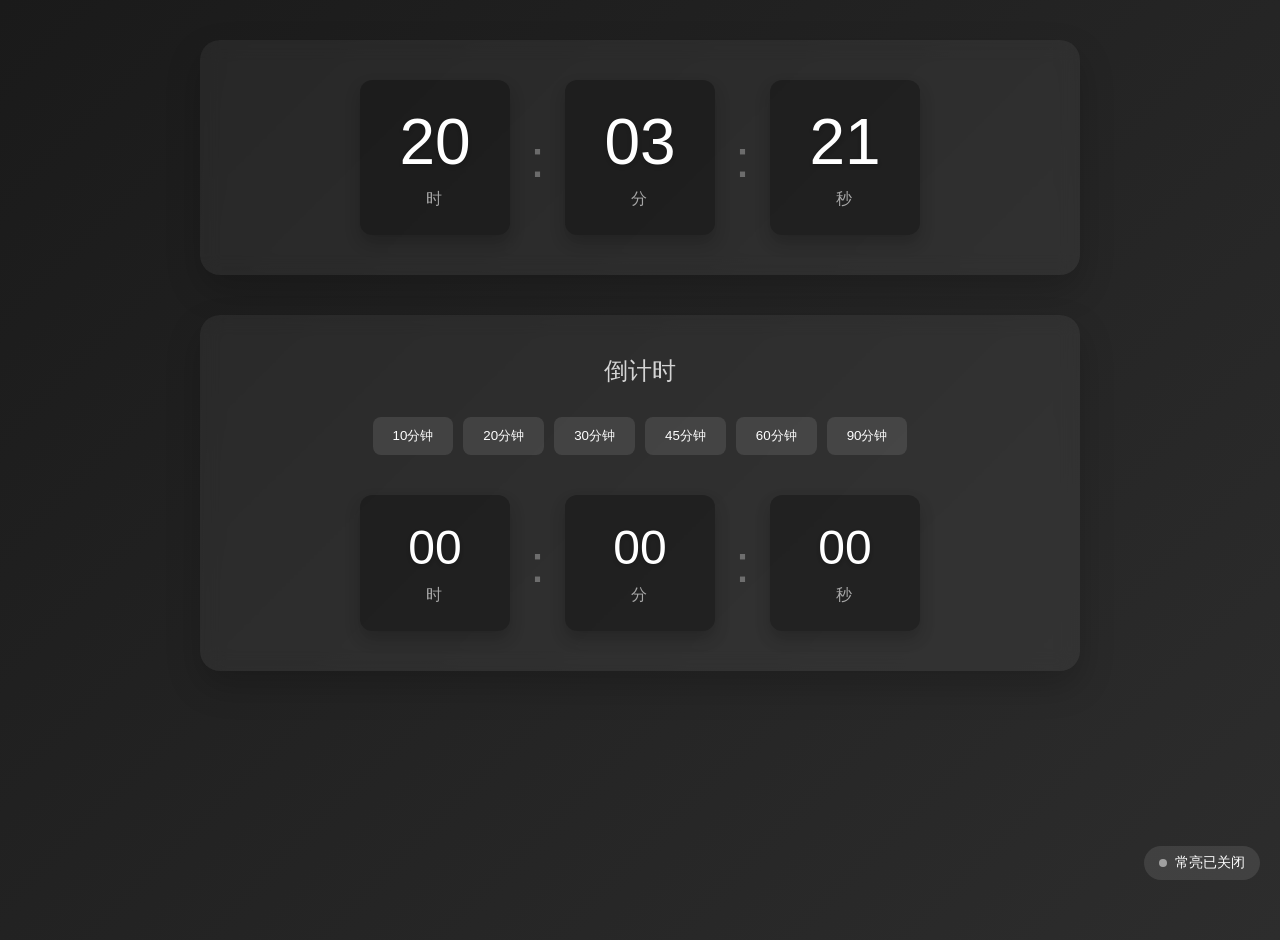
<file: 时钟&倒计时.html>
<!DOCTYPE html>
<html lang="zh">
<head>
    <meta charset="UTF-8">
    <meta name="viewport" content="width=device-width, initial-scale=1.0">
    <title>优雅翻页时钟与倒计时</title>
    <style>
        body {
            background: linear-gradient(135deg, #1a1a1a, #2d2d2d);
            color: #fff;
            font-family: 'Helvetica Neue', Arial, sans-serif;
            display: flex;
            flex-direction: column;
            align-items: center;
            min-height: 100vh;
            margin: 0;
            padding: 20px;
            overflow-x: hidden;
            overflow-y: hidden;
        }

        .clock-container, .countdown-container {
            background: rgba(255, 255, 255, 0.05);
            backdrop-filter: blur(10px);
            border-radius: 20px;
            padding: 40px;
            box-shadow: 0 15px 35px rgba(0, 0, 0, 0.2);
            margin: 20px 0;
            width: 100%;
            max-width: 800px;
        }

        .countdown-container {
            display: flex;
            flex-direction: column;
            gap: 20px;
        }

        .flip-clock, .countdown-row {
            display: flex;
            gap: 15px;
            justify-content: center;
        }

        .flip-unit {
            position: relative;
            background: rgba(0, 0, 0, 0.3);
            border-radius: 12px;
            padding: 25px 15px;
            min-width: 120px;
            box-shadow: 0 8px 16px rgba(0, 0, 0, 0.2);
            transition: transform 0.3s ease;
        }

        .flip-unit:hover {
            transform: translateY(-5px);
        }

        .flip-card {
            font-size: 64px;
            font-weight: 300;
            color: #fff;
            text-shadow: 0 2px 4px rgba(0, 0, 0, 0.2);
            display: flex;
            justify-content: center;
            align-items: center;
        }

        .countdown-row .flip-card {
            font-size: 48px;
        }

        .label {
            text-align: center;
            font-size: 16px;
            color: rgba(255, 255, 255, 0.6);
            margin-top: 10px;
            text-transform: uppercase;
            letter-spacing: 2px;
        }

        .separator {
            display: flex;
            align-items: center;
            font-size: 54px;
            padding: 0 5px;
            color: rgba(255, 255, 255, 0.3);
        }

        .countdown-title {
            text-align: center;
            font-size: 24px;
            color: rgba(255, 255, 255, 0.8);
            margin-bottom: 10px;
        }

        .countdown-buttons {
            display: flex;
            gap: 10px;
            justify-content: center;
            margin-bottom: 20px;
            flex-wrap: wrap;
        }

        .timer-button {
            background: rgba(255, 255, 255, 0.1);
            border: none;
            color: #fff;
            padding: 10px 20px;
            border-radius: 8px;
            cursor: pointer;
            transition: all 0.3s ease;
        }

        .timer-button:hover {
            background: rgba(255, 255, 255, 0.2);
            transform: translateY(-2px);
        }

        .timer-button.active {
            background: rgba(255, 255, 255, 0.3);
        }

        @keyframes pulse {
            0% { transform: scale(1); }
            50% { transform: scale(1.05); }
            100% { transform: scale(1); }
        }

        .flip-animation {
            animation: pulse 0.5s ease;
        }

        @media (max-width: 768px) {
            .flip-unit {
                min-width: 80px;
                padding: 15px 10px;
            }

            .flip-card {
                font-size: 40px;
            }

            .countdown-row .flip-card {
                font-size: 32px;
            }

            .separator {
                font-size: 32px;
            }
        }

        /* 添加常亮状态指示器样式 */
        .wake-lock-status {
            position: fixed;
            bottom: 20px;
            right: 20px;
            background: rgba(255, 255, 255, 0.1);
            padding: 8px 15px;
            border-radius: 20px;
            font-size: 14px;
            display: flex;
            align-items: center;
            gap: 8px;
        }

        .wake-lock-status.active {
            background: rgba(76, 175, 80, 0.2);
        }

        .status-dot {
            width: 8px;
            height: 8px;
            border-radius: 50%;
            background: rgba(255, 255, 255, 0.5);
        }

        .wake-lock-status.active .status-dot {
            background: #4CAF50;
        }
    </style>
</head>
<body>
    <div class="clock-container">
        <div class="flip-clock">
            <div class="flip-unit">
                <div class="flip-card" id="hours">00</div>
                <div class="label">时</div>
            </div>
            <div class="separator">:</div>
            <div class="flip-unit">
                <div class="flip-card" id="minutes">00</div>
                <div class="label">分</div>
            </div>
            <div class="separator">:</div>
            <div class="flip-unit">
                <div class="flip-card" id="seconds">00</div>
                <div class="label">秒</div>
            </div>
        </div>
    </div>

    <div class="countdown-container">
        <div class="countdown-title">倒计时</div>
        <div class="countdown-buttons">
            <button class="timer-button" data-minutes="10">10分钟</button>
            <button class="timer-button" data-minutes="20">20分钟</button>
            <button class="timer-button" data-minutes="30">30分钟</button>
            <button class="timer-button" data-minutes="45">45分钟</button>
            <button class="timer-button" data-minutes="60">60分钟</button>
            <button class="timer-button" data-minutes="90">90分钟</button>
        </div>
        <div class="countdown-row" id="countdown">
            <div class="flip-unit">
                <div class="flip-card" id="countdown-hours">00</div>
                <div class="label">时</div>
            </div>
            <div class="separator">:</div>
            <div class="flip-unit">
                <div class="flip-card" id="countdown-minutes">00</div>
                <div class="label">分</div>
            </div>
            <div class="separator">:</div>
            <div class="flip-unit">
                <div class="flip-card" id="countdown-seconds">00</div>
                <div class="label">秒</div>
            </div>
        </div>
    </div>

    <div class="wake-lock-status">
        <span class="status-dot"></span>
        <span class="status-text">常亮已关闭</span>
    </div>

    <script>
        let countdownInterval;
        let endTime = null;
        let wakeLock = null;

        function updateClock() {
            const now = new Date();
            const hours = String(now.getHours()).padStart(2, '0');
            const minutes = String(now.getMinutes()).padStart(2, '0');
            const seconds = String(now.getSeconds()).padStart(2, '0');

            updateTimeDisplay('hours', hours);
            updateTimeDisplay('minutes', minutes);
            updateTimeDisplay('seconds', seconds);
        }

        function updateCountdown() {
            if (!endTime) return;

            const now = new Date();
            const timeDiff = endTime - now;

            if (timeDiff <= 0) {
                clearInterval(countdownInterval);
                endTime = null;
                updateTimeDisplay('countdown-hours', '00');
                updateTimeDisplay('countdown-minutes', '00');
                updateTimeDisplay('countdown-seconds', '00');
                
                // 释放屏幕常亮
                if (wakeLock) {
                    wakeLock.release();
                    wakeLock = null;
                }
                return;
            }

            const hours = String(Math.floor(timeDiff / (1000 * 60 * 60))).padStart(2, '0');
            const minutes = String(Math.floor((timeDiff % (1000 * 60 * 60)) / (1000 * 60))).padStart(2, '0');
            const seconds = String(Math.floor((timeDiff % (1000 * 60)) / 1000)).padStart(2, '0');

            updateTimeDisplay('countdown-hours', hours);
            updateTimeDisplay('countdown-minutes', minutes);
            updateTimeDisplay('countdown-seconds', seconds);
        }

        function updateTimeDisplay(elementId, value) {
            const element = document.getElementById(elementId);
            if (element.textContent !== value) {
                element.classList.remove('flip-animation');
                void element.offsetWidth; // 触发重绘
                element.classList.add('flip-animation');
                element.textContent = value;
            }
        }

        function startCountdown(minutes) {
            clearInterval(countdownInterval);
            const now = new Date();
            endTime = new Date(now.getTime() + minutes * 60000);
            updateCountdown();
            countdownInterval = setInterval(updateCountdown, 1000);

            // 启用屏幕常亮
            requestWakeLock();

            // 更新按钮状态
            document.querySelectorAll('.timer-button').forEach(button => {
                button.classList.remove('active');
                if (parseInt(button.dataset.minutes) === minutes) {
                    button.classList.add('active');
                }
            });
        }

        // 请求屏幕常亮
        async function requestWakeLock() {
            try {
                wakeLock = await navigator.wakeLock.request('screen');
                updateWakeLockStatus(true);
                
                wakeLock.addEventListener('release', () => {
                    updateWakeLockStatus(false);
                });
                
                console.log('屏幕常亮已启用');
            } catch (err) {
                console.error('启用屏幕常亮失败:', err);
                updateWakeLockStatus(false);
            }
        }

        // 更新常亮状态显示
        function updateWakeLockStatus(isActive) {
            const statusElement = document.querySelector('.wake-lock-status');
            const statusText = document.querySelector('.status-text');
            
            if (isActive) {
                statusElement.classList.add('active');
                statusText.textContent = '常亮已开启';
            } else {
                statusElement.classList.remove('active');
                statusText.textContent = '常亮已关闭';
            }
        }

        // 监听页面可见性变化
        document.addEventListener('visibilitychange', async () => {
            if (wakeLock !== null && document.visibilityState === 'visible') {
                await requestWakeLock();
            }
        });

        // 设置倒计时按钮事件
        document.querySelectorAll('.timer-button').forEach(button => {
            button.addEventListener('click', () => {
                const minutes = parseInt(button.dataset.minutes);
                startCountdown(minutes);
            });
        });

        setInterval(updateClock, 1000);
        updateClock();
    </script>
</body>
</html>
</file>
